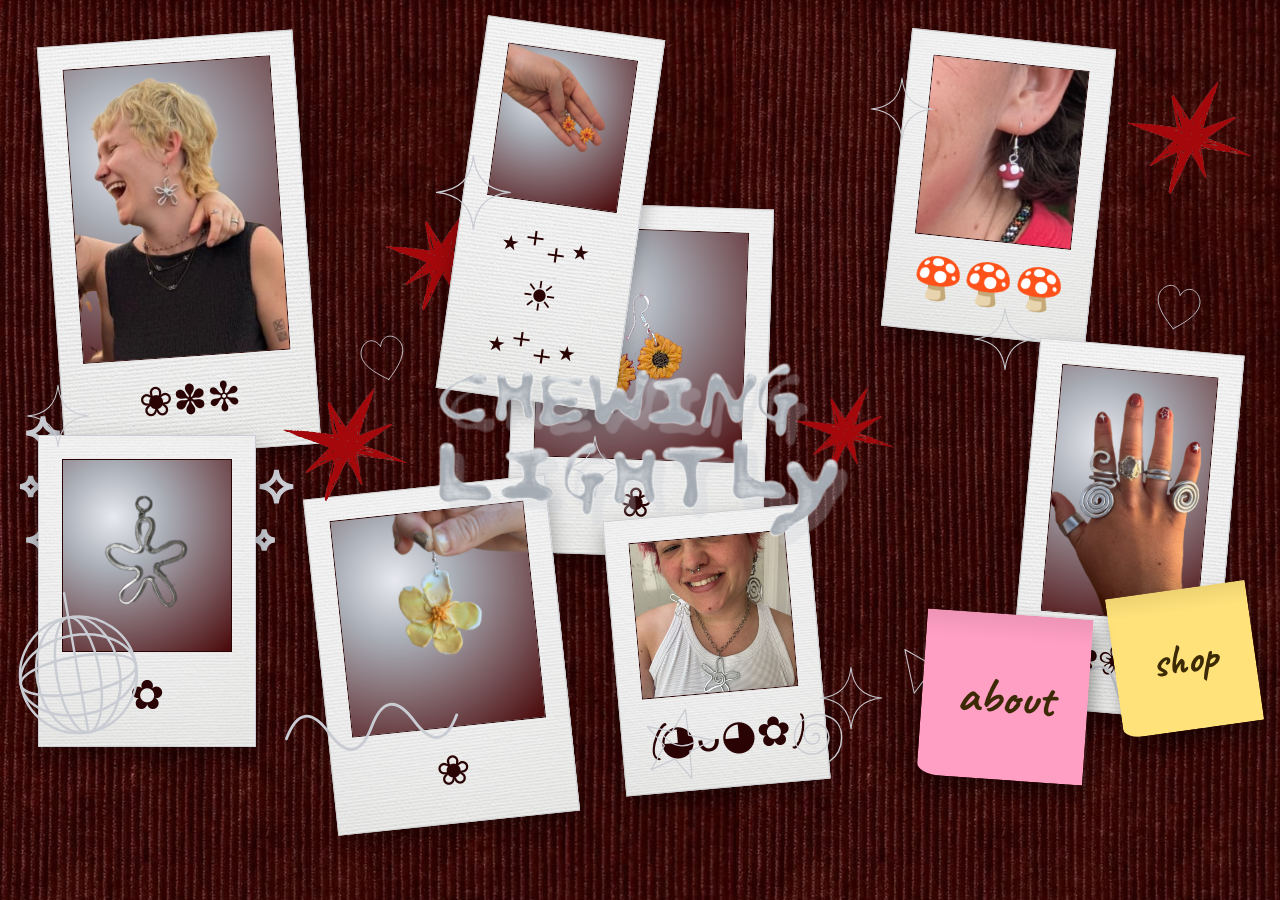
<file: index.html>
<!doctype html>
<html lang="en">
  <head>
    <meta charset="utf-8" />
    <meta
      name="viewport"
      content="width=device-width, initial-scale=1, viewport-fit=cover"
    />
    <meta name="description" content="Y2K silver jewelry and prints." />
    <meta name="theme-color" content="#610b0d" />
    <title>✦ Chewing Lightly ✦</title>
    <link rel="stylesheet" href="style.css" />
  </head>
  <body>
    <!-- ======================================================================
  SHAPE + DOODLE LIBRARY (hidden). Photos are cut with the shapes below and
  the doodles are drawn lines you can place anywhere. You don't need to edit
  this block, just use the ids further down (e.g. href="#d-sparkle").
====================================================================== -->
    <svg width="0" height="0" style="position: absolute" aria-hidden="true">
      <defs>
        <!-- Photo shapes (each is a path drawn on a 0-1 grid) -->
        <path
          id="p-star"
          d="M.5 0 L.61 .35 L.98 .35 L.68 .57 L.79 .91 L.5 .70 L.21 .91 L.32 .57 L.02 .35 L.39 .35Z"
        />
        <path
          id="p-heart"
          d="M.5 .96 C.1 .62 0 .38 .12 .2 C.24 .03 .43 .07 .5 .25 C.57 .07 .76 .03 .88 .2 C1 .38 .9 .62 .5 .96Z"
        />
        <path
          id="p-arch"
          d="M0 1 L0 .5 C0 .2 .22 0 .5 0 C.78 0 1 .2 1 .5 L1 1Z"
        />

        <clipPath id="clip-blob-a" clipPathUnits="objectBoundingBox">
          <path
            d="M.30 .04 C.48 0 .62 .12 .78 .10 C.94 .09 .99 .30 .93 .48 C.87 .64 .98 .78 .82 .90 C.66 .99 .50 .90 .36 .96 C.18 .99 .02 .84 .06 .64 C.09 .48 .01 .34 .10 .20 C.16 .10 .20 .07 .30 .04Z"
          />
        </clipPath>
        <clipPath id="clip-blob-b" clipPathUnits="objectBoundingBox">
          <path
            d="M.50 .02 C.68 .02 .74 .20 .88 .26 C1 .34 .96 .56 .86 .68 C.76 .82 .78 .98 .56 .98 C.36 .98 .30 .82 .16 .74 C.02 .64 .04 .42 .16 .30 C.28 .18 .32 .02 .50 .02Z"
          />
        </clipPath>
        <clipPath id="clip-star" clipPathUnits="objectBoundingBox">
          <path
            d="M.5 0 L.61 .35 L.98 .35 L.68 .57 L.79 .91 L.5 .70 L.21 .91 L.32 .57 L.02 .35 L.39 .35Z"
          />
        </clipPath>
        <clipPath id="clip-heart" clipPathUnits="objectBoundingBox">
          <path
            d="M.5 .96 C.1 .62 0 .38 .12 .2 C.24 .03 .43 .07 .5 .25 C.57 .07 .76 .03 .88 .2 C1 .38 .9 .62 .5 .96Z"
          />
        </clipPath>
        <clipPath id="clip-circle" clipPathUnits="objectBoundingBox">
          <path d="M.5 0 A.5 .5 0 1 1 .5 1 A.5 .5 0 1 1 .5 0Z" />
        </clipPath>
        <clipPath id="clip-arch" clipPathUnits="objectBoundingBox">
          <path d="M0 1 L0 .5 C0 .2 .22 0 .5 0 C.78 0 1 .2 1 .5 L1 1Z" />
        </clipPath>

        <!-- Doodles (drawn on a 100x100 grid) -->
        <symbol id="d-sparkle" viewBox="0 0 100 100">
          <path
            d="M50 2 C53 32 68 47 98 50 C68 53 53 68 50 98 C47 68 32 53 2 50 C32 47 47 32 50 2Z"
          />
        </symbol>
        <symbol id="d-star" viewBox="0 0 100 100">
          <path
            d="M50 6 L61 38 L94 38 L67 58 L77 92 L50 72 L23 92 L33 58 L6 38 L39 38Z"
          />
          <path d="M30 46 Q50 62 70 46" />
        </symbol>
        <symbol id="d-disco" viewBox="0 0 100 100">
          <path d="M50 2 V18" />
          <circle cx="50" cy="56" r="38" />
          <ellipse cx="50" cy="56" rx="38" ry="12" />
          <ellipse cx="50" cy="56" rx="38" ry="26" />
          <ellipse cx="50" cy="56" rx="14" ry="38" />
          <ellipse cx="50" cy="56" rx="27" ry="38" />
          <path d="M50 18 V94" />
        </symbol>
        <symbol id="d-squiggle" viewBox="0 0 100 40">
          <path d="M2 20 Q14 -2 26 20 T50 20 T74 20 T98 20" />
        </symbol>
        <symbol id="d-spiral" viewBox="0 0 100 100">
          <path
            d="M50 50 C52 46 57 47 57 52 C57 60 46 62 42 54 C36 43 48 34 58 38 C72 44 70 62 58 68 C42 76 26 62 30 46 C34 28 58 22 72 32 C88 42 84 70 66 80"
          />
        </symbol>
        <symbol id="d-cursor" viewBox="0 0 100 100">
          <path d="M22 8 L22 78 L40 62 L52 90 L63 85 L51 58 L76 56Z" />
        </symbol>
        <symbol id="d-heart" viewBox="0 0 100 100">
          <path
            d="M50 92 C10 60 2 38 14 20 C26 4 44 8 50 26 C56 8 74 4 86 20 C98 38 90 60 50 92Z"
          />
        </symbol>
        <symbol id="d-ring" viewBox="0 0 100 100">
          <use
            href="#d-sparkle"
            x="84.5"
            y="44.5"
            width="11"
            height="11"
            stroke-width="14.5"
          />
          <use
            href="#d-sparkle"
            x="82.5"
            y="63.9"
            width="7"
            height="7"
            stroke-width="22.9"
          />
          <use
            href="#d-sparkle"
            x="69.4"
            y="75.8"
            width="11"
            height="11"
            stroke-width="14.5"
          />
          <use
            href="#d-sparkle"
            x="55.4"
            y="85.5"
            width="7"
            height="7"
            stroke-width="22.9"
          />
          <use
            href="#d-sparkle"
            x="35.6"
            y="83.5"
            width="11"
            height="11"
            stroke-width="14.5"
          />
          <use
            href="#d-sparkle"
            x="21.6"
            y="77.8"
            width="7"
            height="7"
            stroke-width="22.9"
          />
          <use
            href="#d-sparkle"
            x="8.5"
            y="61.9"
            width="11"
            height="11"
            stroke-width="14.5"
          />
          <use
            href="#d-sparkle"
            x="6.5"
            y="46.5"
            width="7"
            height="7"
            stroke-width="22.9"
          />
          <use
            href="#d-sparkle"
            x="8.5"
            y="27.1"
            width="11"
            height="11"
            stroke-width="14.5"
          />
          <use
            href="#d-sparkle"
            x="21.6"
            y="15.2"
            width="7"
            height="7"
            stroke-width="22.9"
          />
          <use
            href="#d-sparkle"
            x="35.6"
            y="5.5"
            width="11"
            height="11"
            stroke-width="14.5"
          />
          <use
            href="#d-sparkle"
            x="55.4"
            y="7.5"
            width="7"
            height="7"
            stroke-width="22.9"
          />
          <use
            href="#d-sparkle"
            x="69.4"
            y="13.2"
            width="11"
            height="11"
            stroke-width="14.5"
          />
          <use
            href="#d-sparkle"
            x="82.5"
            y="29.1"
            width="7"
            height="7"
            stroke-width="22.9"
          />
        </symbol>
      </defs>
    </svg>

    <!-- ======================================================================
  HOW TO CUSTOMISE THE COLLAGE
  Each piece is positioned with numbers in its style="" attribute:
    --x  left (0-100)   --y  top (0-132)   --w  width   --tilt  rotation   --z  layer
  • Swap a photo: change src="".
  • Change a photo's shape: change the class (blob-a, blob-b, star, heart,
    circle, arch).
  • Add a doodle: copy a doodle line and change the numbers or the #d-... id.
====================================================================== -->

    <!-- Title: fixed to the centre of the window at all times (see style.css) -->
    <div class="title outline-text">
      <img src="images/silverTitle.png" alt="Chewing Lightly logo" />
    </div>

    <main class="collage">
      <!-- Title (styled in style.css, section 4) -->
      <!-- <h1 class="title outline-text">
    <span>Chewing</span>
    <span>Lightly</span>
    <small>✦ 2026 ✦</small>
  </h1> -->

      <!-- BACKGROUND LINE PATTERNS ================================== -->
      <!-- <div class="piece backdrop grid"     style="--x:0;  --y:0;  --w:100; --h:132; --z:0" aria-hidden="true"></div> -->
      <!-- <div class="piece backdrop hatch"    style="--x:0;  --y:27; --w:44;  --h:26;  --z:1; --tilt:-2deg" aria-hidden="true"></div> -->
      <!-- <div class="piece backdrop halftone" style="--x:48; --y:38; --w:62;  --h:62;  --z:1" aria-hidden="true"></div> -->

      <!-- Faded duplicate photo behind the title -->
      <div
        class="piece frame polaroid"
        style="
          --x: 40;
          --y: 40;
          --w: 30;
          --z: 1;
          --tilt: 2deg;
          --dx: 40;
          --dy: 16;
          --dw: 20;
        "
        aria-hidden="true"
      >
        <img src="images/sunflowerEarrings.png" alt="" loading="lazy" />
        <figcaption>❀</figcaption>
      </div>

      <!-- DOODLES BEHIND THE PHOTOS ================================= -->
      <svg
        class="piece doodle"
        style="--x: 1; --y: 40; --w: 36; --z: 2; --dx: 0; --dy: 26; --dw: 24"
        viewBox="0 0 100 100"
        aria-hidden="true"
      >
        <use href="#d-ring" />
      </svg>

      <!-- PHOTOS ==================================================== -->
      <figure
        class="piece"
        style="
          --x: 7;
          --y: 9;
          --w: 38;
          --tilt: -4deg;
          --z: 3;
          --dx: 4;
          --dy: 3;
          --dw: 20;
        "
      >
        <div class="frame polaroid" style="--ratio: 4/5">
          <img
            src="images/HannahEarring.png"
            alt="Silver necklace"
            loading="lazy"
          />
          <figcaption>❀✽✼</figcaption>
        </div>
      </figure>

      <figure
        class="piece"
        style="
          --x: 62;
          --y: 10;
          --w: 25;
          --tilt: 6deg;
          --z: 4;
          --dx: 70;
          --dy: 3;
          --dw: 16;
        "
      >
        <div class="frame polaroid">
          <img src="images/EJshroom.png" alt="Silver rings" loading="lazy" />
          <figcaption>🍄🍄🍄</figcaption>
        </div>
      </figure>

      <figure
        class="piece"
        style="--x: 4; --y: 56; --w: 28; --z: 6; --dx: 3; --dy: 34; --dw: 17"
      >
        <div class="frame polaroid">
          <img src="images/flowerPendant.png" alt="Pendant" loading="lazy" />
          <figcaption>✿</figcaption>
        </div>
      </figure>

      <figure
        class="piece"
        style="
          --x: 30;
          --y: 80;
          --w: 34;
          --tilt: -6deg;
          --z: 5;
          --dx: 25;
          --dy: 38;
          --dw: 19;
        "
      >
        <div class="frame polaroid">
          <img src="images/handFlower.png" alt="Earrings" loading="lazy" />
          <figcaption>❀</figcaption>
        </div>
      </figure>

      <figure
        class="piece"
        style="
          --x: 65;
          --y: 58;
          --w: 29;
          --tilt: 5deg;
          --z: 4;
          --dx: 80;
          --dy: 27;
          --dw: 16;
        "
      >
        <div class="frame polaroid" style="--ratio: 3/4">
          <img src="images/gemHand.png" alt="Bracelet" loading="lazy" />
          <figcaption>✿❀இ</figcaption>
        </div>
      </figure>

      <figure
        class="piece polaroid"
        style="
          --x: 8;
          --y: 93;
          --w: 31;
          --tilt: -5deg;
          --z: 6;
          --dx: 48;
          --dy: 40;
          --dw: 16;
        "
      >
        <img src="images/gem.jpeg" alt="Chain necklaces" loading="lazy" />
        <figcaption>(◕ᴗ◕✿)</figcaption>
      </figure>

      <figure
        class="piece"
        style="
          --x: 46;
          --y: 97;
          --w: 24;
          --tilt: 8deg;
          --z: 6;
          --dx: 36;
          --dy: 2;
          --dw: 14;
        "
      >
        <div class="frame polaroid">
          <img
            src="images/handDaffodil.png"
            alt="hand holding daffodil earrings"
            loading="lazy"
          />
          <figcaption>⋆⁺₊⋆ ☀︎ ⋆⁺₊⋆</figcaption>
        </div>
      </figure>

      <!-- TAPE ====================================================== -->
      <!-- hannah tape: -->
      <!-- <span
        class="piece tape"
        style="--x: 16; --y: 7; --w: 16; --tilt: -8deg; --z: 9; --dx: 10; --dy: 2; --dw: 12"
        aria-hidden="true"
      ></span>
      <span
        class="piece tape"
        style="--x: 18; --y: 90; --w: 13; --tilt: 6deg; --z: 9; --dx: 30; --dy: 36; --dw: 10"
        aria-hidden="true"
      ></span>
      <span
        class="piece tape"
        style="--x: 72; --y: 56; --w: 15; --tilt: 10deg; --z: 9; --dx: 84; --dy: 26; --dw: 10"
        aria-hidden="true"
      ></span> -->

      <!-- DOODLES ON TOP ============================================ -->
      <!-- red stars -->
      <img
        src="images/redStar.png"
        alt="red star doodle"
        class="piece doodle"
        style="
          --x: 14;
          --y: 59;
          --w: 13;
          --tilt: 12deg;
          --z: 8;
          --dx: 22;
          --dy: 30;
          --dw: 10;
        "
        aria-hidden="true"
      />
      <img
        src="images/redStar.png"
        alt="red star doodle"
        class="piece doodle"
        style="
          --x: 74;
          --y: 19;
          --w: 13;
          --tilt: 12deg;
          --z: 2;
          --dx: 88;
          --dy: 6;
          --dw: 10;
        "
        aria-hidden="true"
      />
      <img
        src="images/redStar.png"
        alt="red star doodle"
        class="piece doodle"
        style="
          --x: 54;
          --y: 78;
          --w: 13;
          --tilt: 12deg;
          --z: 2;
          --dx: 62;
          --dy: 30;
          --dw: 8;
        "
        aria-hidden="true"
      />
      <img
        src="images/redStar.png"
        alt="red star doodle"
        class="piece doodle"
        style="
          --x: 37;
          --y: 108;
          --w: 13;
          --tilt: 12deg;
          --z: 2;
          --dx: 30;
          --dy: 16;
          --dw: 9;
        "
        aria-hidden="true"
      />

      <svg
        class="piece doodle"
        style="
          --x: 0;
          --y: 46;
          --w: 17;
          --tilt: -10deg;
          --z: 8;
          --dx: 0;
          --dy: 46;
          --dw: 12;
        "
        viewBox="0 0 100 100"
        aria-hidden="true"
      >
        <use href="#d-disco" />
      </svg>
      <svg
        class="piece doodle"
        style="
          --x: 84;
          --y: 108;
          --w: 13;
          --tilt: 12deg;
          --z: 8;
          --dx: 50;
          --dy: 55;
          --dw: 6;
        "
        viewBox="0 0 100 100"
        aria-hidden="true"
      >
        <use href="#d-star" />
      </svg>
      <svg
        class="piece doodle"
        style="
          --x: 56;
          --y: 114;
          --w: 12;
          --tilt: -6deg;
          --z: 8;
          --dx: 60;
          --dy: 54;
          --dw: 7;
        "
        viewBox="0 0 100 100"
        aria-hidden="true"
      >
        <use href="#d-spiral" />
      </svg>
      <svg
        class="piece doodle"
        style="
          --x: 26;
          --y: 86;
          --w: 20;
          --tilt: -8deg;
          --z: 8;
          --dx: 22;
          --dy: 54;
          --dw: 14;
        "
        viewBox="0 0 100 40"
        aria-hidden="true"
      >
        <use href="#d-squiggle" />
      </svg>
      <svg
        class="piece doodle"
        style="
          --x: 80;
          --y: 88;
          --w: 16;
          --tilt: 14deg;
          --z: 8;
          --dx: 84;
          --dy: 52;
          --dw: 12;
        "
        viewBox="0 0 100 40"
        aria-hidden="true"
      >
        <use href="#d-squiggle" />
      </svg>
      <svg
        class="piece doodle"
        style="
          --x: 29;
          --y: 118;
          --w: 8;
          --tilt: -12deg;
          --z: 8;
          --dx: 70;
          --dy: 50;
          --dw: 5;
        "
        viewBox="0 0 100 100"
        aria-hidden="true"
      >
        <use href="#d-cursor" />
      </svg>
      <svg
        class="piece doodle"
        style="
          --x: 91;
          --y: 30;
          --w: 6;
          --tilt: 12deg;
          --z: 10;
          --dx: 90;
          --dy: 22;
          --dw: 4;
        "
        viewBox="0 0 100 100"
        aria-hidden="true"
      >
        <use href="#d-heart" />
      </svg>
      <svg
        class="piece doodle"
        style="
          --x: 36;
          --y: 27;
          --w: 6;
          --tilt: -14deg;
          --z: 10;
          --dx: 28;
          --dy: 26;
          --dw: 4;
        "
        viewBox="0 0 100 100"
        aria-hidden="true"
      >
        <use href="#d-heart" />
      </svg>

      <!-- Sparkles (--delay staggers the twinkle) -->
      <svg
        class="piece doodle sparkle"
        style="
          --x: 41;
          --y: 19;
          --w: 10;
          --z: 10;
          --delay: 0s;
          --dx: 34;
          --dy: 12;
          --dw: 6;
        "
        viewBox="0 0 100 100"
        aria-hidden="true"
      >
        <use href="#d-sparkle" />
      </svg>
      <svg
        class="piece doodle sparkle"
        style="
          --x: 88;
          --y: 50;
          --w: 8;
          --z: 10;
          --delay: 0.5s;
          --dx: 76;
          --dy: 24;
          --dw: 5;
        "
        viewBox="0 0 100 100"
        aria-hidden="true"
      >
        <use href="#d-sparkle" />
      </svg>
      <svg
        class="piece doodle sparkle"
        style="
          --x: 27;
          --y: 92;
          --w: 7;
          --z: 10;
          --delay: 1s;
          --dx: 44;
          --dy: 34;
          --dw: 5;
        "
        viewBox="0 0 100 100"
        aria-hidden="true"
      >
        <use href="#d-sparkle" />
      </svg>
      <svg
        class="piece doodle sparkle"
        style="
          --x: 2;
          --y: 60;
          --w: 8;
          --z: 10;
          --delay: 1.5s;
          --dx: 2;
          --dy: 30;
          --dw: 5;
        "
        viewBox="0 0 100 100"
        aria-hidden="true"
      >
        <use href="#d-sparkle" />
      </svg>
      <svg
        class="piece doodle sparkle"
        style="
          --x: 60;
          --y: 94;
          --w: 6;
          --z: 10;
          --delay: 2s;
          --dx: 64;
          --dy: 52;
          --dw: 5;
        "
        viewBox="0 0 100 100"
        aria-hidden="true"
      >
        <use href="#d-sparkle" />
      </svg>
      <svg
        class="piece doodle sparkle"
        style="
          --x: 91;
          --y: 16;
          --w: 7;
          --z: 10;
          --delay: 2.4s;
          --dx: 68;
          --dy: 6;
          --dw: 5;
        "
        viewBox="0 0 100 100"
        aria-hidden="true"
      >
        <use href="#d-sparkle" />
      </svg>

      <!-- STICKERS AND LINKS ======================================== -->
      <!-- <span
        class="piece sticker sticker-round"
        style="--x:0; --y: 106; --w: 19; --tilt: -12deg; --z: 7"
        aria-hidden="true"
      >
        ✦ chomp chomp ✦</span
      > -->

      <a
        class="piece sticker sticker-shop"
        href="shop.html"
        style="
          --x: 69;
          --y: 96;
          --w: 21;
          --tilt: -8deg;
          --z: 8;
          --dx: 87;
          --dy: 46;
          --dw: 11;
        "
        >shop</a
      >

      <a
        class="piece sticker sticker-tag"
        href="about.html"
        style="
          --x: 62;
          --y: 115;
          --w: 21;
          --tilt: 4deg;
          --z: 8;
          --dx: 72;
          --dy: 48;
          --dw: 13;
        "
        >about</a
      >
    </main>
    <script>
      (() => {
        const title = document.querySelector(".title");
        if (!title) return;

        // every polaroid and post-it on the board
        const flyers = [...document.querySelectorAll(".collage .piece")].filter(
          (el) =>
            el.matches(".polaroid, .sticker, .doodle") ||
            el.querySelector(".polaroid"),
        );
        flyers.forEach((el) => el.classList.add("flyer"));

        const MARGIN = -50; // px kept clear of the screen edge
        let on = false;
        let lastType = "mouse";

        const clamp = (v, lo, hi) => Math.min(Math.max(v, lo), hi);

        // current translate of an element (so we can find its resting position
        // even if it's mid-animation)
        function currentShift(el) {
          const t = getComputedStyle(el).translate;
          if (!t || t === "none") return [0, 0];
          const [x, y] = t.split(" ").map(parseFloat);
          return [x || 0, y || 0];
        }

        function calc() {
          const t = title.getBoundingClientRect();
          const cx = t.left + t.width / 2;
          const cy = t.top + t.height / 2;
          const push = Math.max(70, Math.min(innerWidth, innerHeight) * 0.2);

          flyers.forEach((el, i) => {
            const r = el.getBoundingClientRect();
            const [sx, sy] = currentShift(el);
            // resting box
            const left = r.left - sx,
              right = r.right - sx;
            const top = r.top - sy,
              bottom = r.bottom - sy;

            let dx = (left + right) / 2 - cx;
            let dy = (top + bottom) / 2 - cy;
            let len = Math.hypot(dx, dy);
            if (len < 1) {
              const a = i * 2.4;
              dx = Math.cos(a);
              dy = Math.sin(a);
              len = 1;
            }

            let mx = (dx / len) * push;
            let my = (dy / len) * push;

            // keep fully on screen horizontally
            mx = clamp(
              mx,
              Math.min(0, MARGIN - left),
              Math.max(0, innerWidth - MARGIN - right),
            );
            // and vertically, for pieces currently in view
            if (bottom > 0 && top < innerHeight) {
              my = clamp(
                my,
                Math.min(0, MARGIN - top),
                Math.max(0, innerHeight - MARGIN - bottom),
              );
            }

            el.style.setProperty("--fx", mx.toFixed(1) + "px");
            el.style.setProperty("--fy", my.toFixed(1) + "px");
          });
        }

        function set(state) {
          if (state === on) return;
          on = state;
          if (on) calc();
          document.body.classList.toggle("scatter", on);
        }

        title.addEventListener("pointerdown", (e) => {
          lastType = e.pointerType;
        });
        title.addEventListener("pointerenter", (e) => {
          if (e.pointerType === "mouse") set(true);
        });
        title.addEventListener("pointerleave", (e) => {
          if (e.pointerType === "mouse") set(false);
        });
        title.addEventListener("click", () => {
          if (lastType !== "mouse") set(!on);
        }); // tap to toggle on touch

        addEventListener("resize", () => {
          if (on) calc();
        });
      })();
    </script>
  </body>
</html>
</file>
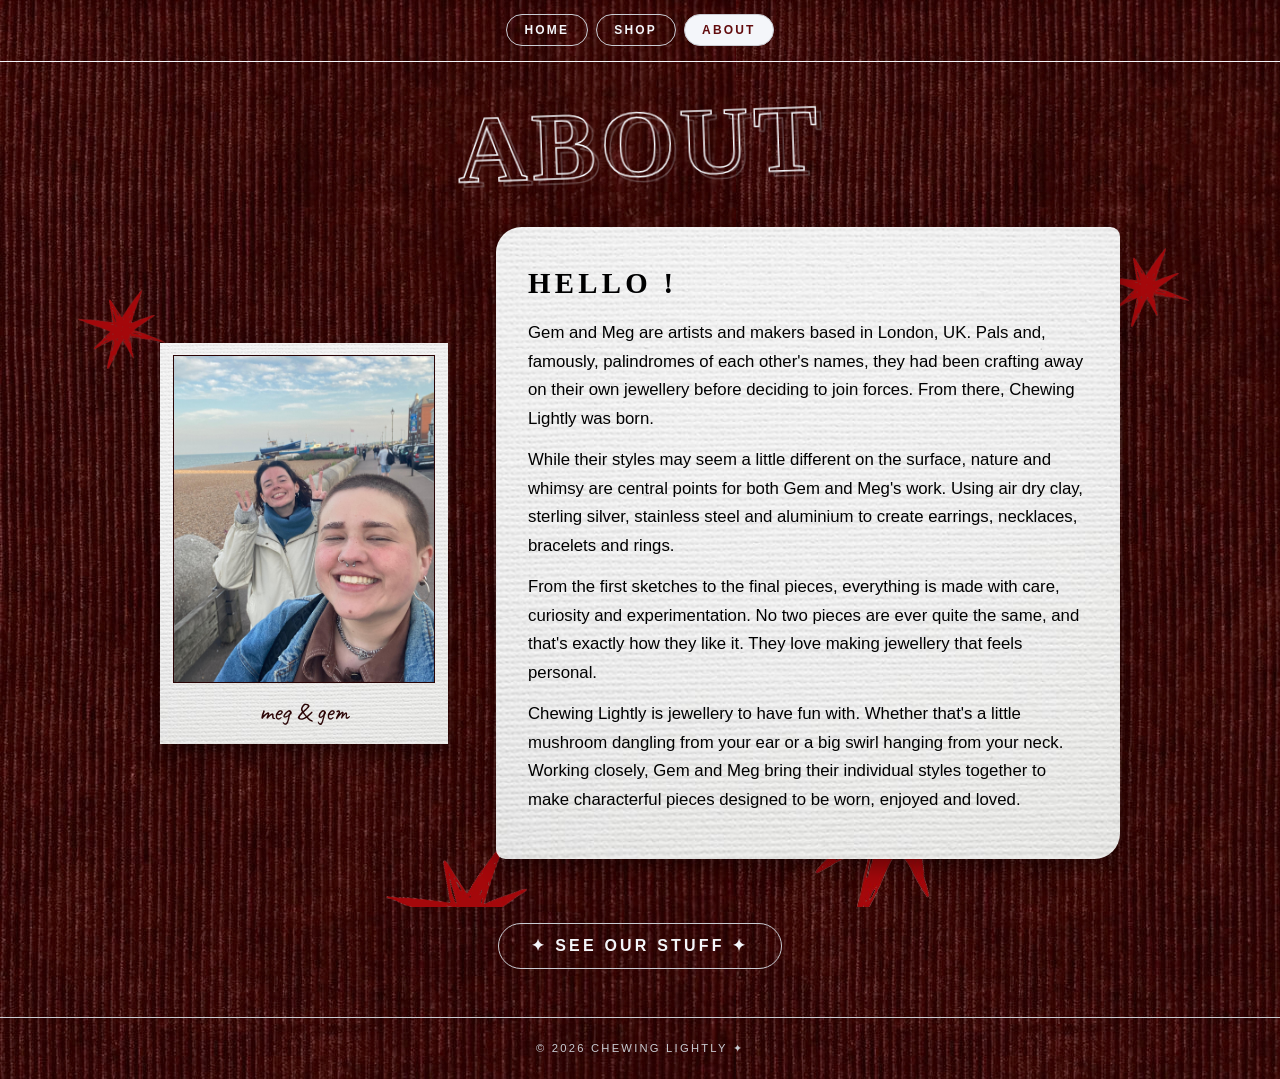
<file: about.html>
<!doctype html>
<html lang="en">
  <head>
    <meta charset="utf-8" />
    <meta
      name="viewport"
      content="width=device-width, initial-scale=1, viewport-fit=cover"
    />
    <meta name="theme-color" content="#610b0d" />
    <title>About ✦ Chewing Lightly</title>
    <link rel="stylesheet" href="style.css" />
  </head>
  <body>
    <nav class="site-nav" aria-label="Main">
      <a href="index.html">Home</a>
      <a href="shop.html">Shop</a>
      <a href="about.html" aria-current="page">About</a>
    </nav>

    <header class="page-header">
      <h1 class="outline-text">About</h1>
    </header>

    <main class="about-page">
      <img
        src="images/redStar.png"
        alt=""
        class="piece doodle"
        style="--x: 14; --y: 55; --w: 13; --tilt: 12deg; --z: 2"
        aria-hidden="true"
      />
      <img
        src="images/redStar.png"
        alt=""
        class="piece doodle"
        style="--x: 74; --y: 25; --w: 13; --tilt: 12deg; --z: 2"
        aria-hidden="true"
      />
      <img
        src="images/redStar.png"
        alt=""
        class="piece doodle"
        style="--x: 6; --y: 12; --w: 7; --tilt: 12deg; --z: 2"
        aria-hidden="true"
      />
      <img
        src="images/redStar.png"
        alt=""
        class="piece doodle"
        style="--x: 86; --y: 6; --w: 7; --tilt: 12deg; --z: 2"
        aria-hidden="true"
      />
      <img
        src="images/redStar.png"
        alt=""
        class="piece doodle"
        style="--x: 60; --y: 70; --w: 20; --tilt: 12deg; --z: 2"
        aria-hidden="true"
      />
      <img
        src="images/redStar.png"
        alt=""
        class="piece doodle"
        style="--x: 30; --y: 90; --w: 13; --tilt: 12deg; --z: 2"
        aria-hidden="true"
      />

      <div class="about">
        <figure class="about-photo">
          <img src="images/GEMMEG.jpg" alt="Meg and Gem" loading="lazy" />
          <figcaption>meg &amp; gem</figcaption>
        </figure>

        <section class="about-text">
          <h2 class="chrome-text">hello !</h2>
          <p>
            Gem and Meg are artists and makers based in London, UK. Pals and,
            famously, palindromes of each other's names, they had been crafting
            away on their own jewellery before deciding to join forces. From
            there, Chewing Lightly was born.
          </p>
          <p>
            While their styles may seem a little different on the surface,
            nature and whimsy are central points for both Gem and Meg's work.
            Using air dry clay, sterling silver, stainless steel and aluminium
            to create earrings, necklaces, bracelets and rings.
          </p>
          <p>
            From the first sketches to the final pieces, everything is made with
            care, curiosity and experimentation. No two pieces are ever quite
            the same, and that's exactly how they like it. They love making
            jewellery that feels personal.
          </p>
          <p>
            Chewing Lightly is jewellery to have fun with. Whether that's a
            little mushroom dangling from your ear or a big swirl hanging from
            your neck. Working closely, Gem and Meg bring their individual
            styles together to make characterful pieces designed to be worn,
            enjoyed and loved.
          </p>
        </section>
      </div>
    </main>

    <a class="button" href="https://www.instagram.com/chewinglightly/"
      >✦ see our stuff ✦</a
    >

    <footer class="site-footer">© 2026 Chewing Lightly ✦</footer>

    <script
      src="scatter.js"
      data-trigger=".about-photo"
      data-targets=".piece.doodle"
    ></script>
  </body>
</html>
</file>
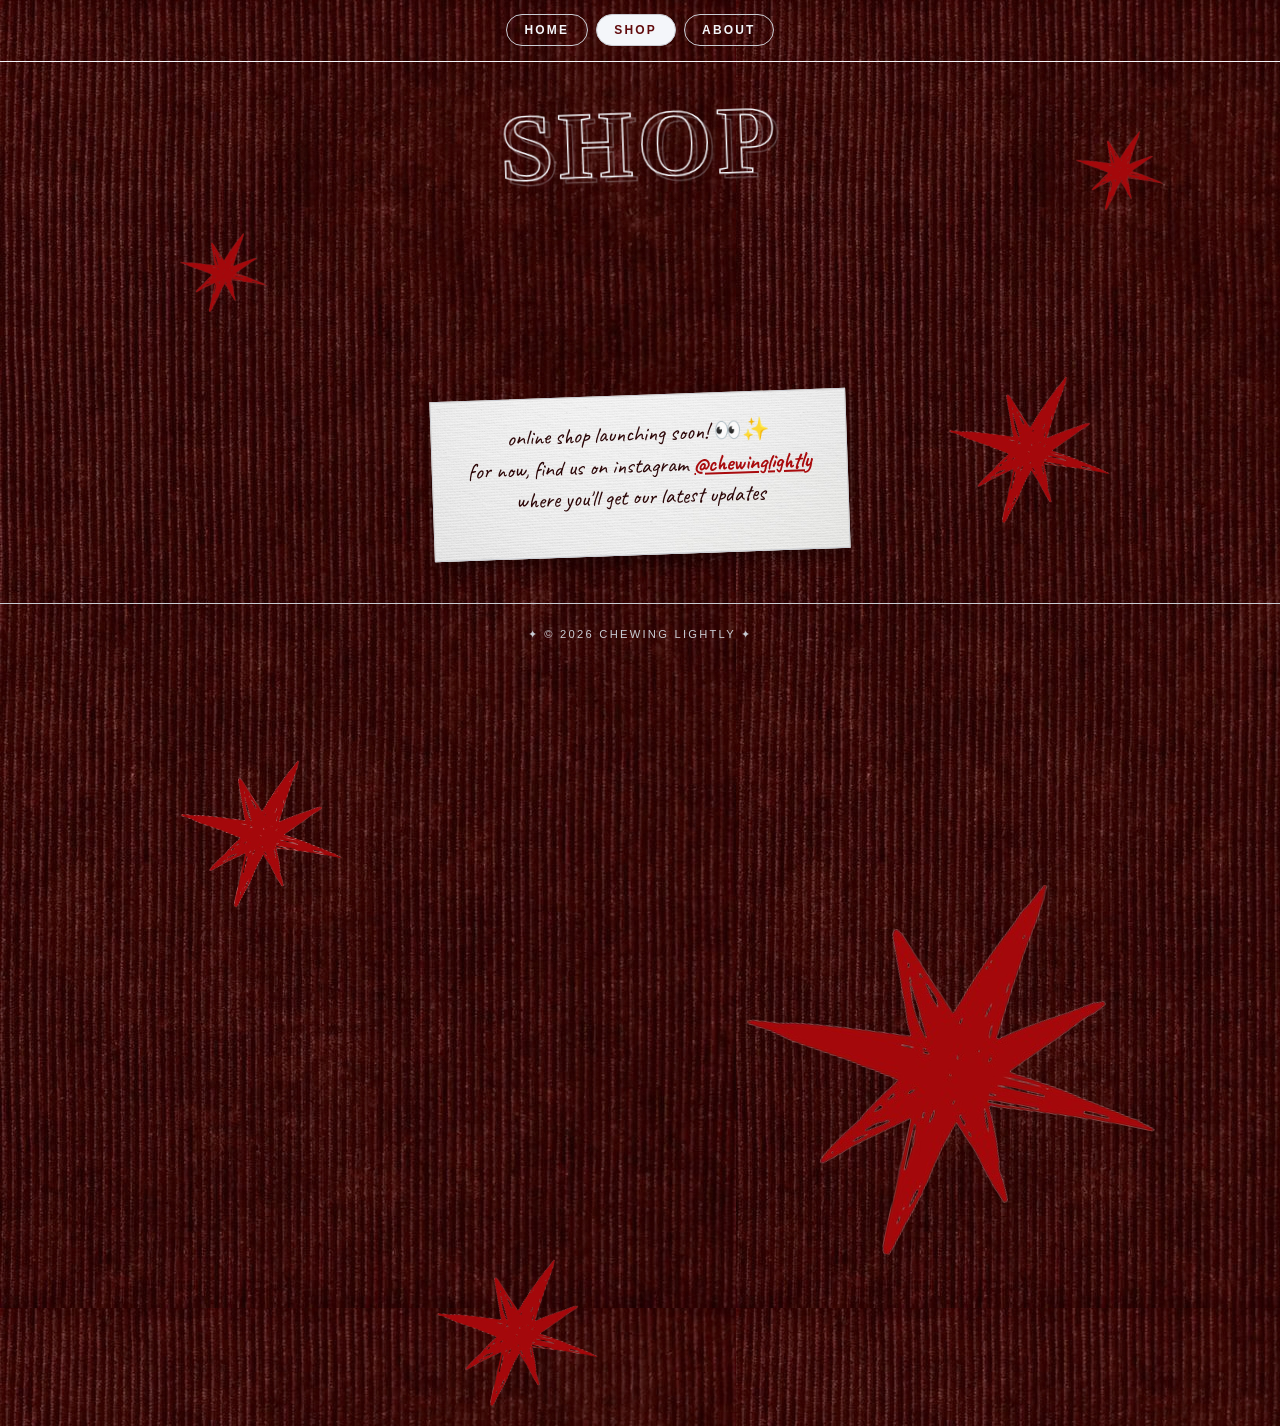
<file: shop.html>
<!doctype html>
<html lang="en">
  <head>
    <meta charset="utf-8" />
    <meta
      name="viewport"
      content="width=device-width, initial-scale=1, viewport-fit=cover"
    />
    <meta name="theme-color" content="#610b0d" />
    <title>Shop ✦ Chewing Lightly</title>
    <link rel="stylesheet" href="style.css" />
  </head>
  <body>
    <nav class="site-nav" aria-label="Main">
      <a href="index.html">Home</a>
      <a href="shop.html" aria-current="page">Shop</a>
      <a href="about.html">About</a>
    </nav>

    <!-- <header class="page-header">
      <h1 class="outline-text">Shop</h1>
      <p>✦ handmade ✦ one of a kind ✦ </p>
    </header> -->
    <header class="page-header" style="margin-bottom: 15%">
      <h1 class="outline-text">Shop</h1>
    </header>
    <div class="shop-note-div polaroid">
      <p class="shop-note">
        online shop launching soon! 👀✨ <br />
        for now, find us on instagram
        <a
          href="https://www.instagram.com/chewinglightly/"
          target="_blank"
          rel="noopener noreferrer"
          >@chewinglightly</a
        >
        where you'll get our latest updates
      </p>
    </div>

    <img
      src="images/redStar.png"
      alt="red star doodle"
      class="piece doodle"
      style="--x: 14; --y: 59; --w: 13; --tilt: 12deg; --z: 8"
      aria-hidden="true"
    />
    <main>
      <img
        src="images/redStar.png"
        alt="red star doodle"
        class="piece doodle"
        style="--x: 14; --y: 59; --w: 13; --tilt: 12deg; --z: 8"
        aria-hidden="true"
      />
      <img
        src="images/redStar.png"
        alt="red star doodle"
        class="piece doodle"
        style="--x: 74; --y: 29; --w: 13; --tilt: 12deg; --z: 2"
        aria-hidden="true"
      />
      <img
        src="images/redStar.png"
        alt="red star doodle"
        class="piece doodle"
        style="--x: 14; --y: 18; --w: 7; --tilt: 12deg; --z: 2"
        aria-hidden="true"
      />
      <img
        src="images/redStar.png"
        alt="red star doodle"
        class="piece doodle"
        style="--x: 84; --y: 10; --w: 7; --tilt: 12deg; --z: 2"
        aria-hidden="true"
      />
      <img
        src="images/redStar.png"
        alt="red star doodle"
        class="piece doodle"
        style="--x: 58; --y: 68; --w: 33; --tilt: 12deg; --z: 2"
        aria-hidden="true"
      />
      <img
        src="images/redStar.png"
        alt="red star doodle"
        class="piece doodle"
        style="--x: 34; --y: 98; --w: 13; --tilt: 12deg; --z: 2"
        aria-hidden="true"
      />
      <!--
    One <li> per print. To add a print, copy a whole <li>...</li> block.
    Point the button's href at your checkout link (Stripe Payment Link,
    Etsy or Shopify listing, or mailto:you@example.com).
  -->
      <!-- <ul class="print-grid">
        <li class="print-card">
          <img
            src="images/daffodilEarrings.png"
            alt="Silver Drip print"
            loading="lazy"
          />
          <h2>Daffodil Earrings</h2>
          <p class="size">8×10 in</p>
          <p class="price">coming soon</p>
          <a href="#">Add to cart</a>
          <a>coming soon</a>
        </li>

        <li class="print-card">
          <img src="images/gemHand.png" alt="Ring Stack print" loading="lazy" />
          <h2>Rings</h2>
          <p class="size">8×10 in</p>
          <p class="price">$18</p>
          <a>coming soon</a>
        </li>

        <li class="print-card">
          <img src="images/sunflower.png" alt="Ring Stack print" loading="lazy" />
          <h2>Sunflower Print</h2>
          <p class="size">8×10 in</p>
          <p class="price">$18</p>
          <a>coming soon</a>
        </li>
      </ul> -->
    </main>

    <footer class="site-footer">✦ © 2026 Chewing Lightly ✦</footer>
    <script src="scatter.js" data-trigger=".shop-note-div" data-targets=".piece.doodle"></script>  
  </body>
</html>
</file>
<file: style.css>
/* ==========================================================================
   ✦ CHEWING LIGHTLY: STYLESHEET  (line-drawing edition)
   --------------------------------------------------------------------------
   1. Design tokens   (colors, fonts, LINE THICKNESS: start here)
   2. Base
   3. Shared parts    (nav, headings, buttons)
   4. Home collage    (how to place pieces is explained in index.html)
   5. Prints page
   6. About page
   ========================================================================== */

@import url("https://fonts.googleapis.com/css2?family=Caveat:wght@400;700&display=swap");
@layer base, shared, home, prints, about;

/* ==========================================================================
   1. DESIGN TOKENS
   ========================================================================== */
:root {
  --burgundy: #610b0d; /* background */
  --burgundy-dark: #2a0405;
  --red: #a90b0d; /* accent */
  --silver: #c9ccd3; /* all the line work */
  --silver-light: #f4f6fa; /* highlights */
  --chrome: linear-gradient(
    135deg,
    #f4f6fa 0%,
    #a9adb6 35%,
    #e8eaf0 55%,
    #7d818a 100%
  );

  --line: 1.5px; /* ← make every drawn line thicker or thinner */

  --font-display: "Century Schoolbook", "Garamond", serif;
  --font-body: "Trebuchet MS", Verdana, sans-serif;
  --font-hand: "Caveat", "Bradley Hand", "Segoe Print", cursive;
  /* Shows while a photo loads (or if its link is broken) */
  --photo-fallback: radial-gradient(
    circle at 30% 30%,
    #e8eaf0 0,
    #a9adb6 30%,
    #4a0809 100%
  );
}

/* ==========================================================================
   2. BASE
   ========================================================================== */
@layer base {
  *,
  *::before,
  *::after {
    box-sizing: border-box;
    margin: 0;
    padding: 0;
  }
  html {
    -webkit-text-size-adjust: 100%;
  }

  body {
    min-block-size: 100vh;
    background: var(--burgundy);
    background-image: image-set(url("images/cordBG.png") 1x);
    color: var(--silver);
    font-family: var(--font-body);
    overflow-x: clip;
  }
  img {
    display: block;
    max-inline-size: 100%;
    color: transparent;
  } /* hides alt text if a photo fails */
  :focus-visible {
    outline: 2px solid var(--silver-light);
    outline-offset: 3px;
  }
  a {
    color: var(--red);
    font-weight: 900;
    text-decoration: underline;
  }
}

/* ==========================================================================
   3. SHARED PARTS
   ========================================================================== */
@layer shared {
  /* Outlined lettering: transparent fill, thin silver stroke */
  .outline-text {
    color: transparent;
    -webkit-text-stroke: var(--line) var(--silver-light);
    font-family: var(--font-display);
    text-transform: uppercase;
  }
  /* Silver gradient text (used for small headings) */
  .chrome-text {
    background: var(--chrome);
    -webkit-background-clip: text;
    background-clip: text;
    color: transparent;
    font-family: var(--font-display);
    text-transform: uppercase;
  }

  .site-nav {
    display: flex;
    flex-wrap: wrap;
    justify-content: center;
    gap: 0.5rem;
    padding: 0.9rem 0.5rem;
    border-block-end: var(--line) solid var(--silver-light);

    a {
      padding: 0.5rem 1.1rem;
      border: var(--line) solid var(--silver);
      border-radius: 2rem;
      color: var(--silver-light);
      font-size: 0.75rem;
      letter-spacing: 0.18em;
      text-decoration: none;
      text-transform: uppercase;

      &:hover,
      &[aria-current="page"] {
        background: var(--silver-light);
        color: var(--burgundy);
      }
    }
  }

  .page-header {
    padding: 2rem 1rem 0.5rem;
    text-align: center;

    h1 {
      font-size: clamp(2.6rem, 12vw, 6rem);
      line-height: 1.05;
      letter-spacing: 0.05em;
      rotate: -2deg;
      filter: drop-shadow(
        0.35rem 0.35rem 0 rgb(201 204 211 / 0.3)
      ); /* ghost outline */
    }
    p {
      display: inline-block;
      margin-block-start: 0.7rem;
      padding: 0.25rem 1rem;
      border: var(--line) dashed var(--silver);
      border-radius: 2rem;
      font-size: 0.75rem;
      letter-spacing: 0.15em;
      text-transform: uppercase;
    }
  }

  .button {
    display: block;
    inline-size: max-content;
    max-inline-size: 90%;
    margin: 1rem auto 3rem;
    padding: 0.8rem 2rem;
    border: var(--line) solid var(--silver);
    border-radius: 3rem;
    color: var(--silver-light);
    letter-spacing: 0.2em;
    text-align: center;
    text-decoration: none;
    text-transform: uppercase;

    &:hover {
      background: var(--silver-light);
      color: var(--burgundy);
    }
  }

  .site-footer {
    padding: 1.5rem 0.75rem;
    border-block-start: var(--line) solid var(--silver);
    font-size: 0.7rem;
    letter-spacing: 0.2em;
    text-align: center;
    text-transform: uppercase;
  }
}

/* ==========================================================================
   4. HOME COLLAGE
   --------------------------------------------------------------------------
   Every piece is placed with numbers in its style="" attribute:
     --x (left, 0-100)  --y (top, 0-132)  --w (width)  --tilt (e.g. -5deg)  --z (layer)
   The board is 100 wide and 132 tall and scales to any screen.
   ========================================================================== */
@layer home {
  .collage {
    container-type: inline-size; /* "cqw" below = 1% of the board's width */
    position: relative;
    inline-size: 100%;
    max-inline-size: 56rem;
    aspect-ratio: 100 / 132;
    margin-inline: auto;
    overflow: clip;
  }

  .piece {
    position: absolute;
    inset-inline-start: calc(var(--x) * 1cqw);
    inset-block-start: calc(var(--y) * 1cqw);
    inline-size: calc(var(--w, 10) * 1cqw);
    z-index: var(--z, 3);
    rotate: var(--tilt, 0deg);
    transition:
      rotate 0.25s,
      scale 0.25s;

    &:hover {
      rotate: 0deg;
      scale: 1.05;
      z-index: 20;
    }
  }

  /* --- Drawn doodles (SVG) --------------------------------------------- */
  .doodle {
    color: var(--silver);
    fill: none;
    stroke: currentColor;
    stroke-width: 1.6; /* line thickness of the doodles (drawing units) */
    stroke-linecap: round;
    stroke-linejoin: round;
    overflow: visible;
    pointer-events: none;
  }
  .sparkle {
    animation: twinkle 2.6s ease-in-out infinite;
    animation-delay: var(--delay, 0s);
  }
  @keyframes twinkle {
    50% {
      scale: 0.6;
      opacity: 0.55;
      rotate: 45deg;
    }
  }

  /* --- Photo frames: image cut to a shape + a thin outline halo -------- */
  .frame {
    position: relative;
    aspect-ratio: var(--ratio, 1);
    /* Thin silver outline that hugs the cut-out shape (works in every browser) */
    filter: drop-shadow(var(--line) 0 0 var(--silver))
      drop-shadow(calc(var(--line) * -1) 0 0 var(--silver))
      drop-shadow(0 var(--line) 0 var(--silver))
      drop-shadow(0 calc(var(--line) * -1) 0 var(--silver));

    img {
      inline-size: 100%;
      block-size: 100%;
      object-fit: cover;
      background: var(--photo-fallback);
      clip-path: var(--clip, none);
    }
  }
  /* Pick a shape by adding one of these classes to a .frame */
  .blob-a {
    --clip: url(#clip-blob-a);
  }
  .blob-b {
    --clip: url(#clip-blob-b);
  }
  .star {
    --clip: url(#clip-star);
  }
  .heart {
    --clip: url(#clip-heart);
  }
  .circle {
    --clip: url(#clip-circle);
  }
  .arch {
    --clip: url(#clip-arch);
  }

  /* --- Polaroid (line version) ----------------------------------------- */
  .polaroid {
    padding: 1.8cqw 1.8cqw 0;
    border: var(--line) solid var(--silver);
    outline: var(--line) solid var(--silver);
    outline-offset: 0.8cqw;
    background: var(--burgundy);
    text-align: center;

    img {
      aspect-ratio: 1;
      inline-size: 100%;
      object-fit: cover;
      border: var(--line) solid var(--silver);
      background: var(--photo-fallback);
    }
    figcaption {
      padding-block: 1.4cqw 2cqw;
      font-family: var(--font-hand);
      font-size: 3.2cqw;
      color: var(--silver-light);
    }
  }

  /* --- Faded photo behind the title ------------------------------------ */
  .echo {
    aspect-ratio: 60 / 26;
    overflow: clip;
    border: var(--line) solid var(--silver);
    img {
      inline-size: 100%;
      block-size: 100%;
      object-fit: cover;
      filter: grayscale(1);
      opacity: 0.35;
    }
  }

  /* --- Background line patterns ---------------------------------------- */
  .backdrop {
    block-size: calc(var(--h) * 1cqw);
    pointer-events: none;
  }
  .backdrop:hover {
    rotate: var(--tilt, 0deg);
    scale: 1;
  }

  .grid {
    /* graph-paper lines */
    background-image:
      linear-gradient(rgb(201 204 211 / 0.16) 1px, transparent 1px),
      linear-gradient(90deg, rgb(201 204 211 / 0.16) 1px, transparent 1px);
    background-size: 7cqw 7cqw;
  }
  .hatch {
    /* diagonal pen-hatching */
    border: var(--line) solid var(--silver);
    background: repeating-linear-gradient(
      45deg,
      rgb(201 204 211 / 0.45) 0 1px,
      transparent 1px 1.6cqw
    );
  }
  .halftone {
    border-radius: 50%;
    background: radial-gradient(
      circle,
      rgb(201 204 211 / 0.5) 22%,
      transparent 26%
    );
    background-size: 2.6cqw 2.6cqw;
    mask-image: radial-gradient(circle, #000 35%, transparent 70%);
  }

  .tape {
    block-size: 5cqw;
    border: var(--line) solid var(--silver);
    background: rgb(201 204 211 / 0.12);
    pointer-events: none;
  }

  /* --- Line stickers and link tags ------------------------------------- */
  .sticker {
    display: grid;
    place-items: center;
    border: var(--line) solid var(--silver);
    outline: var(--line) solid var(--silver);
    outline-offset: 0.6cqw;
    background: var(--burgundy);
    color: var(--silver-light);
    font-family: var(--font-display);
    letter-spacing: 0.08em;
    line-height: 1.05;
    text-align: center;
    text-decoration: none;
    text-transform: uppercase;
  }
  a.sticker:hover {
    background: var(--silver-light);
    color: var(--burgundy);
  }
  .sticker-round {
    aspect-ratio: 1;
    border-radius: 50%;
    font-size: 4cqw;
  }
  .sticker-shop {
    aspect-ratio: 1;
    border-radius: 50%;
    font-size: 4.6cqw;
  }
  .sticker-tag {
    padding: 1.6cqw 1cqw;
    border-radius: 99cqw;
    font-size: 3.8cqw;
  }

  /* --- Title ----------------------------------------------------------- */
  .title {
    position: absolute;
    /* centrally aligned: */
    align-items: center;
    justify-content: center;
    top: 50%;
    max-width: 50%;
    /* inset-inline: 0; */
    /* inset-block-start: 50cqw; */
    z-index: 15;
    line-height: 0.95;
    text-align: center;
    /* rotate: -3deg; */
    /* transform: skewX(-6deg); */
    pointer-events: none;
    -webkit-text-stroke-width: max(var(--line), 0.22cqw);
    filter: drop-shadow(
      1cqw 1cqw 0 rgb(201 204 211 / 0.28)
    ); /* ghost outline */

    /* span  { display: block; font-size: var(--title-size, 18cqw); letter-spacing: 0.4cqw; }
    small { display: block; font-size: 8cqw;  letter-spacing: 1.4cqw; } */
  }

  @media (prefers-reduced-motion: reduce) {
    .sparkle {
      animation: none;
    }
    .piece {
      transition: none;
    }
  }
}

/* ==========================================================================
   5. PRINTS PAGE
   ========================================================================== */
@layer prints {
  .shop-note {
    max-inline-size: 38rem;
    margin: 3rem;
    padding-inline: 1rem;
    font-size: 0.9rem;
    line-height: 1.6;
    text-align: center;
    font-style: italic;
    color: var(--silver-light);
  }

  .shop-note-div {
    background: var(--burgundy-dark);
    display: flex;
    justify-content: center;
    align-items: center;
    padding: 0.6rem 1rem;
    flex-direction: column;
    gap: 0.6rem;
    margin: 1.2rem;
  }

  .print-grid {
    /* adds/removes columns by itself */
    display: grid;
    grid-template-columns: repeat(auto-fill, minmax(9.5rem, 1fr));
    gap: 1.4rem 0.9rem;
    max-inline-size: 62rem;
    margin: 1.5rem auto 2.5rem;
    padding-inline: 1rem;
    list-style: none;
  }

  .print-card {
    display: flex;
    flex-direction: column;
    padding: 0.6rem 0.6rem 0.9rem;
    border: var(--line) solid var(--silver);
    border-radius: 1.2rem 1.2rem 0.5rem 1.2rem; /* slightly hand-drawn corners */
    text-align: center;

    img {
      aspect-ratio: 4 / 5;
      inline-size: 100%;
      object-fit: cover;
      border-radius: 0.8rem 0.8rem 0.3rem 0.8rem;
      background: var(--photo-fallback);
    }
    h2 {
      margin-block: 0.7rem 0.1rem;
      color: var(--silver-light);
      font-size: clamp(0.85rem, 3.4vw, 1rem);
      font-weight: normal;
      letter-spacing: 0.14em;
      text-transform: uppercase;
    }
    .size {
      font-size: 0.75rem;
      opacity: 0.8;
    }
    .price {
      margin-block: 0.4rem 0.7rem;
      color: var(--silver-light);
      font-family: var(--font-display);
      font-size: 1.15rem;
      letter-spacing: 0.1em;
    }

    a {
      display: block;
      margin-block-start: auto;
      padding: 0.6rem 0.5rem;
      border: var(--line) solid var(--silver);
      border-radius: 2rem;
      color: var(--silver-light);
      font-size: 0.72rem;
      letter-spacing: 0.15em;
      text-decoration: none;
      text-transform: uppercase;

      &:hover {
        background: var(--silver-light);
        color: var(--burgundy);
      }
    }
  }
}

/* ==========================================================================
   6. ABOUT PAGE
   ========================================================================== */
@layer about {
  .about {
    display: flex;
    flex-direction: column;
    gap: 1.8rem;
    align-items: center;
    max-inline-size: 56rem;
    margin: 1.5rem auto 3rem;
    padding-inline: 1rem;
  }

  .about-photo {
    max-inline-size: 16rem;
    margin-inline: auto;
    padding: 0.6rem 0.6rem 0;
    border: var(--line) solid var(--silver);
    outline: var(--line) solid var(--silver);
    outline-offset: 0.4rem;
    rotate: -4deg;

    img {
      aspect-ratio: 4 / 5;
      inline-size: 100%;
      object-fit: cover;
      background: var(--photo-fallback);
    }
    figcaption {
      padding-block: 0.6rem;
      font-family: var(--font-hand);
      text-align: center;
      color: var(--silver-light);
    }
  }

  .about-text {
    background-image: url("images/canvasPaper.jpg");
    padding: 1.4rem;
    z-index: 15;
    /* border: var(--line) solid var(--silver); */
    border-radius: 1.6rem 0.6rem 1.6rem 0.6rem;
    line-height: 1.7;

    h2 {
      margin-block-end: 0.7rem;
      font-size: 1.6rem;
      letter-spacing: 0.15em;
      color: black;
    }
    p {
      margin-block-end: 0.8rem;
      color: black;
    }
    ul {
      list-style: none;
    }
    li::before {
      content: "✦ ";
      color: var(--silver-light);
    }
  }
}

/* ==========================================================================
   7. HOME PAGE UPDATE: canvas polaroids, fixed centred title, responsive
      board, post-it buttons. (Unlayered, so it wins over the layers above.)
   ========================================================================== */

/* --- Canvas-paper polaroids (home only) ---------------------------------- */
.collage .polaroid {
  background:
    url("images/canvasPaper.jpg") center / cover no-repeat,
    #efe9dc;
  box-shadow: 0 0.8cqw 1.6cqw rgb(0 0 0 / 0.35);
}
.collage .polaroid img {
  border-color: var(--burgundy-dark);
}
.collage .polaroid figcaption {
  color: var(--burgundy-dark);
}

/* --- Title: always dead centre of the window ----------------------------- */
.title {
  position: fixed;
  top: 50%;
  top: 50dvh;
  left: 50%;
  translate: -50% -50%;
  inline-size: min(62vw, 30rem);
  max-inline-size: none;
  z-index: 15;
  pointer-events: none;
  filter: drop-shadow(0.8vw 0.8vw 0 rgb(201 204 211 / 0.28));
}
.title img {
  inline-size: 100%;
  block-size: auto;
}

/* --- Post-it buttons ------------------------------------------------------ */
.collage .sticker-shop,
.collage .sticker-tag {
  aspect-ratio: 1;
  border: 0;
  outline: 0;
  border-radius: 1px 1px 1px 14% / 1px 1px 1px 7%;
  background:
    linear-gradient(180deg, rgb(0 0 0 / 0.07), transparent 16%), #ffe27a;
  color: #3b2a05;
  font-family: var(--font-hand);
  font-weight: 700;
  font-size: calc(var(--dw, var(--w, 20)) * 0.22cqw);
  letter-spacing: 0;
  text-transform: none;
  box-shadow: 0.3cqw 0.9cqw 1.5cqw rgb(0 0 0 / 0.4);
}
.collage .sticker-tag {
  background-color: #ff9fc3;
}
.collage a.sticker:hover {
  filter: brightness(1.07);
}

/* --- Desktop: wide landscape board instead of a portrait column ---------- */
@media (min-width: 56rem) and (min-aspect-ratio: 1/1) {
  .collage {
    aspect-ratio: 100 / 62;
    max-inline-size: 90rem;
  }
  .collage .piece {
    inset-inline-start: calc(var(--dx, var(--x)) * 1cqw);
    inset-block-start: calc(var(--dy, var(--y)) * 1cqw);
    inline-size: calc(var(--dw, var(--w, 10)) * 1cqw);
  }
  .title {
    inline-size: min(36vw, 34rem);
  }
}

/* ==========================================================================
   8. FIXES: no outer polaroid border, nothing clipped, page just scrolls
   ========================================================================== */
.collage .polaroid {
  outline: 0; /* the outer border line */
  filter: none; /* the thin silver halo the .frame class adds */
}
.collage {
  overflow: visible; /* was "clip", which cut off anything past the board edge */
  margin-block-end: max(
    6rem,
    20vw
  ); /* extra scroll room under the last pieces */
}

/* ==========================================================================
   9. TITLE INTERACTION: polaroids + post-its scatter away from the title
   ========================================================================== */
.title {
  pointer-events: auto;
  cursor: pointer;
}

.collage .piece.flyer {
  transition:
    rotate 0.25s,
    scale 0.25s,
    translate 0.7s cubic-bezier(0.34, 1.45, 0.5, 1); /* slight springy overshoot */
}
body.scatter .collage .piece.flyer {
  translate: var(--fx, 0px) var(--fy, 0px);
}

@media (prefers-reduced-motion: reduce) {
  .collage .piece.flyer {
    transition: none;
  }
}
/* ==========================================================================
   10. ABOUT + SHOP: canvas polaroids, handwriting font, scattering stars
   ========================================================================== */

/* --- Canvas-paper polaroids on About and Shop ---------------------------- */
.about-photo,
.shop-note-div.polaroid {
  background:
    url("images/canvasPaper.jpg") center / cover no-repeat,
    #efe9dc;
  box-shadow: 0 0.5rem 1.2rem rgb(0 0 0 / 0.35);
  outline: 0;
  position: relative;
  z-index: 10; /* sits above the red stars */
}
.about-photo figcaption {
  color: var(--burgundy-dark);
  font-size: 1.4rem;
}

/* About text card also sits above the stars */
.about-text {
  position: relative;
  z-index: 10;
}

/* --- Shop note as a polaroid --------------------------------------------- */
.shop-note-div.polaroid {
  max-inline-size: 26rem;
  margin: 1.5rem auto 3rem;
  padding: 1.4rem 1.4rem 2.6rem; /* thicker bottom edge, like a real polaroid */
  rotate: -2deg;
}
.shop-note-div .shop-note {
  margin: 0;
  padding: 0;
  color: var(--burgundy-dark);
  font-family: var(--font-hand);
  font-style: normal;
  font-size: 1.4rem;
  line-height: 1.4;
}

/* --- Red stars fly away (same motion as the home title) ------------------ */
.piece.flyer {
  transition:
    rotate 0.25s,
    scale 0.25s,
    translate 0.7s cubic-bezier(0.34, 1.45, 0.5, 1);
}
body.scatter .piece.flyer {
  translate: var(--fx, 0px) var(--fy, 0px);
}
@media (prefers-reduced-motion: reduce) {
  .piece.flyer {
    transition: none;
  }
}

/* --- Post-it text: Caveat runs smaller than Comic Sans, so size it up ---- */
.collage .sticker-shop,
.collage .sticker-tag {
  font-size: calc(var(--w, 20) * 0.3cqw);
}
@media (min-width: 56rem) and (min-aspect-ratio: 1/1) {
  .collage .sticker-shop,
  .collage .sticker-tag {
    font-size: calc(var(--dw, var(--w, 20)) * 0.3cqw);
  }
}

/* ==========================================================================
   11. MOBILE / PORTRAIT: full-screen collage + About page fit
   ========================================================================== */

/* Collage fills at least the whole screen, pieces spread over its height */
@media not ((min-width: 56rem) and (min-aspect-ratio: 1/1)) {
  .collage {
    min-block-size: 100vh;
    min-block-size: 100svh; /* stable height, ignores the URL bar */
    margin-block-end: 2rem;
  }
  .collage .piece {
    /* --y is 0-132; convert to a % of the board's height instead of cqw */
    inset-block-start: calc(var(--y) / 132 * 100%);
  }
}

/* Never allow sideways scrolling (this is what makes phones zoom out) */
html {
  overflow-x: hidden;
}
body {
  max-inline-size: 100%;
}

/* About page: readable text at normal phone size */
.about {
  inline-size: 100%;
}
.about-text {
  inline-size: 100%;
  max-inline-size: 40rem;
  min-inline-size: 0;
  padding: 1.25rem;
  font-size: 1rem;
  overflow-wrap: anywhere;
}
.about-text h2 {
  font-size: 1.5rem;
}
.about-page {
  position: relative;
  overflow-x: clip;
}

/* ==========================================================================
   12. ABOUT: canvas only on the text card, everything straight
   ========================================================================== */

/* Photo: back to the plain line-style frame, no canvas, no tilt */
.about-photo {
  background: none;
  box-shadow: none;
  rotate: 0deg;
  outline: var(--line) solid var(--silver);
  outline-offset: 0.4rem;
}
.about-photo figcaption {
  color: var(--silver-light);
}

/* Text card: the only canvas piece, perfectly straight */
.about-text {
  background:
    url("images/canvasPaper.jpg") center / cover no-repeat,
    #efe9dc;
  box-shadow: 0 0.5rem 1.2rem rgb(0 0 0 / 0.35);
  rotate: 0deg;
  transform: none;
}

/* ==========================================================================
   13. ABOUT: responsive. Stacked on phones, side by side on desktop
   ========================================================================== */

/* Stars are positioned inside the About area, so they never widen the page */
.about-page {
  position: relative;
  container-type: inline-size;
  overflow: clip;
}
.about-page .piece {
  inset-block-start: calc(
    var(--y) * 1%
  ); /* --y is now a % of the page height */
}

/* Layout: phone first (stacked) */
.about {
  display: flex;
  flex-direction: column;
  align-items: center;
  gap: 2rem;
  inline-size: 100%;
  max-inline-size: 64rem;
  margin: 1.5rem auto 3rem;
  padding-inline: 1rem;
}

/* Photo: a canvas polaroid, on its own */
.about-photo {
  position: relative;
  z-index: 10;
  inline-size: 100%;
  max-inline-size: 18rem;
  margin: 0;
  padding: 0.8rem 0.8rem 0;
  border: 0;
  outline: 0;
  rotate: 0deg;
  background:
    url("images/canvasPaper.jpg") center / cover no-repeat,
    #efe9dc;
  box-shadow: 0 0.5rem 1.2rem rgb(0 0 0 / 0.35);
}
.about-photo img {
  border: var(--line) solid var(--burgundy-dark);
}
.about-photo figcaption {
  padding-block: 0.7rem 1rem;
  font-family: var(--font-hand);
  font-size: 1.6rem;
  text-align: center;
  color: var(--burgundy-dark);
}

/* Text: its own canvas card, straight */
.about-text {
  position: relative;
  z-index: 10;
  inline-size: 100%;
  max-inline-size: 40rem;
  min-inline-size: 0;
  padding: 1.25rem;
  font-size: 1rem;
  overflow-wrap: break-word;
  background:
    url("images/canvasPaper.jpg") center / cover no-repeat,
    #efe9dc;
  box-shadow: 0 0.5rem 1.2rem rgb(0 0 0 / 0.35);
  rotate: 0deg;
}

/* Desktop / tablet: photo left, text right */
@media (min-width: 48rem) {
  .about {
    flex-direction: row;
    align-items: center;
    gap: 3rem;
    padding-inline: 2rem;
  }
  .about-photo {
    flex: 0 0 18rem;
    inline-size: 18rem;
  }
  .about-text {
    flex: 1 1 0;
    max-inline-size: none;
    padding: 2rem;
    font-size: 1.05rem;
  }
  .about-text h2 {
    font-size: 1.8rem;
  }
}
</file>
